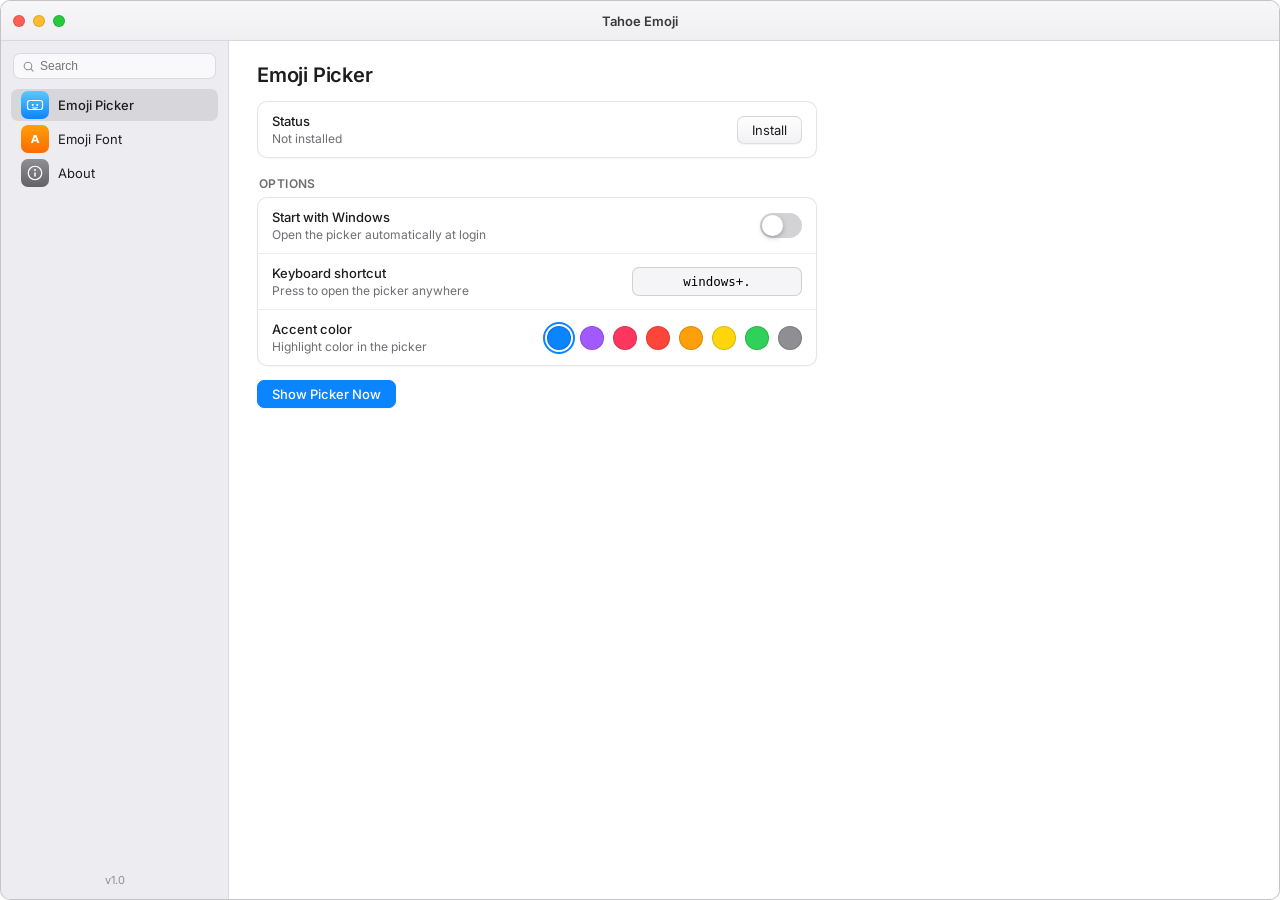
<file: manager/ui/index.html>
<!DOCTYPE html>
<html lang="en">
<head>
<meta charset="utf-8">
<title>Tahoe Emoji Settings</title>
<link rel="stylesheet" href="style.css">
</head>
<body>
<div class="window">
  <!-- macOS titlebar -->
  <div class="titlebar" id="titlebar">
    <div class="traffic">
      <button class="tl close" id="btnClose" title="Close"><span>×</span></button>
      <button class="tl min" id="btnMin" title="Minimize"><span>–</span></button>
      <button class="tl zoom" id="btnZoom" title="Zoom"><span>+</span></button>
    </div>
    <div class="titlebar-title">Tahoe Emoji</div>
  </div>

  <div class="body">
    <!-- Sidebar -->
    <aside class="sidebar">
      <div class="side-search">
        <input id="sideSearch" type="text" placeholder="Search" autocomplete="off" spellcheck="false">
      </div>
      <nav class="nav">
        <button class="nav-item active" data-page="picker">
          <span class="nav-icon picker-ico">
            <svg viewBox="0 0 24 24" width="18" height="18"><rect x="2" y="6" width="20" height="12" rx="3" fill="none" stroke="currentColor" stroke-width="1.6"/><circle cx="9" cy="12" r="1.4" fill="currentColor"/><circle cx="15" cy="12" r="1.4" fill="currentColor"/><path d="M9 15.5c1.2 1 4.8 1 6 0" stroke="currentColor" stroke-width="1.6" fill="none" stroke-linecap="round"/></svg>
          </span>
          <span>Emoji Picker</span>
        </button>
        <button class="nav-item" data-page="font">
          <span class="nav-icon font-ico">
            <svg viewBox="0 0 24 24" width="18" height="18"><text x="12" y="17" text-anchor="middle" font-size="15" font-weight="600" fill="currentColor" font-family="system-ui">A</text></svg>
          </span>
          <span>Emoji Font</span>
        </button>
        <button class="nav-item" data-page="about">
          <span class="nav-icon about-ico">
            <svg viewBox="0 0 24 24" width="18" height="18"><circle cx="12" cy="12" r="9" fill="none" stroke="currentColor" stroke-width="1.6"/><circle cx="12" cy="8" r="1.3" fill="currentColor"/><rect x="11" y="11" width="2" height="6" rx="1" fill="currentColor"/></svg>
          </span>
          <span>About</span>
        </button>
      </nav>
      <div class="side-foot">v1.0</div>
    </aside>

    <!-- Content -->
    <main class="content">
      <!-- ============ PICKER PAGE ============ -->
      <section class="page active" id="page-picker">
        <h1>Emoji Picker</h1>

        <div class="card">
          <div class="row">
            <div class="row-text">
              <div class="row-title">Status</div>
              <div class="row-sub" id="pickerStatus">Checking…</div>
            </div>
            <button class="btn" id="btnPickerToggle">Install</button>
          </div>
        </div>

        <div class="group-title">Options</div>
        <div class="card">
          <div class="row">
            <div class="row-text">
              <div class="row-title">Start with Windows</div>
              <div class="row-sub">Open the picker automatically at login</div>
            </div>
            <label class="switch"><input type="checkbox" id="tglStartup"><span></span></label>
          </div>
          <div class="row">
            <div class="row-text">
              <div class="row-title">Keyboard shortcut</div>
              <div class="row-sub">Press to open the picker anywhere</div>
            </div>
            <input class="hotkey" id="inpHotkey" type="text" value="windows+." spellcheck="false">
          </div>
          <div class="row">
            <div class="row-text">
              <div class="row-title">Accent color</div>
              <div class="row-sub">Highlight color in the picker</div>
            </div>
            <div class="swatches" id="swatches"></div>
          </div>
        </div>

        <div class="actions">
          <button class="btn btn-blue" id="btnShowPicker">Show Picker Now</button>
        </div>
        <p class="hint" id="pickerHint"></p>
      </section>

      <!-- ============ FONT PAGE ============ -->
      <section class="page" id="page-font">
        <h1>Emoji Font</h1>

        <div class="card">
          <div class="row">
            <div class="row-text">
              <div class="row-title">Active emoji font</div>
              <div class="row-sub" id="fontStatus">Checking…</div>
            </div>
          </div>
        </div>

        <p class="desc">
          Replace the Windows system emoji (Segoe UI Emoji) with Apple-style emoji
          everywhere in Windows. The original font is backed up first and can be
          restored at any time. A restart is required after installing.
        </p>

        <div class="actions">
          <button class="btn btn-blue" id="btnFontInstall">Install Apple Emoji…</button>
          <button class="btn" id="btnFontRestore">Restore Windows Emoji…</button>
        </div>
        <p class="hint" id="fontHint"></p>
      </section>

      <!-- ============ ABOUT PAGE ============ -->
      <section class="page" id="page-about">
        <h1>About</h1>
        <div class="card about-card">
          <div class="about-emoji">😃</div>
          <div class="about-name">Tahoe Emoji for Windows</div>
          <div class="about-ver">Version 1.0</div>
          <p class="desc">A macOS Tahoe-style emoji picker and Apple-style system emoji for Windows 10/11.</p>
          <div class="actions">
            <button class="btn" id="btnRepo">GitHub Repository</button>
          </div>
          <p class="fine">Apple emoji artwork © Apple Inc. — for personal/educational use.</p>
        </div>
      </section>
    </main>
  </div>
</div>
<script src="app.js"></script>
</body>
</html>
</file>
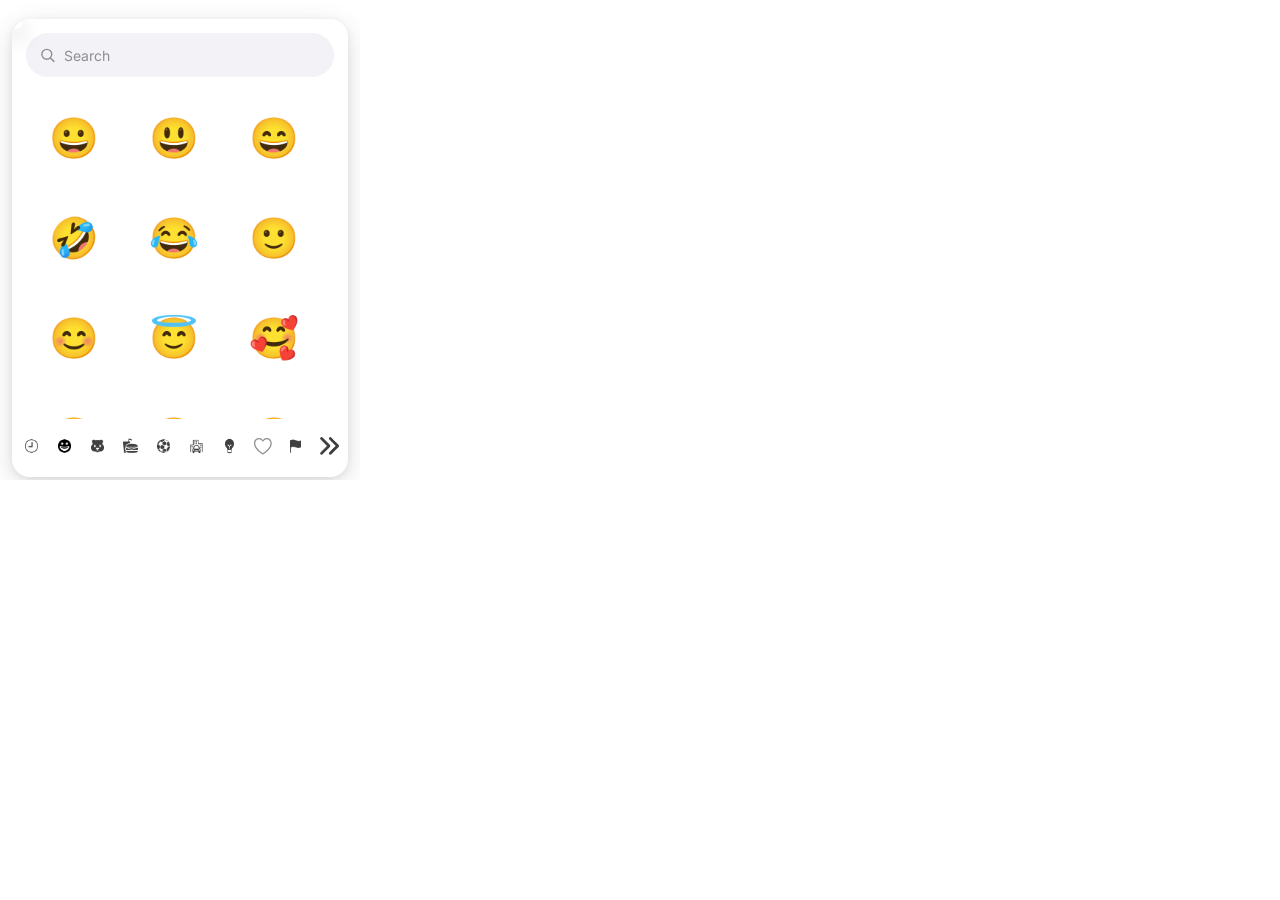
<file: picker/ui/index.html>
<!DOCTYPE html>
<html lang="en">
<head>
<meta charset="UTF-8">
<meta name="viewport" content="width=device-width, initial-scale=1.0">
<title>TahoeEmojiPicker</title>
<link rel="stylesheet" href="style.css">
</head>
<body>
<div class="stage">
  <div class="panel-wrap">
    <div class="nub"></div>
    <div class="panel" id="panel">
      <div class="search-wrap">
        <svg class="search-icon" viewBox="0 0 24 24" fill="none" stroke="currentColor" stroke-width="2" stroke-linecap="round">
          <circle cx="11" cy="11" r="7"/><line x1="16.5" y1="16.5" x2="21" y2="21"/>
        </svg>
        <input id="search" class="search" type="text" placeholder="Search" autocomplete="off" spellcheck="false">
        <button id="clearBtn" class="clear-btn" hidden aria-label="Clear">
          <svg viewBox="0 0 24 24" fill="none" stroke="currentColor" stroke-width="2" stroke-linecap="round">
            <circle cx="12" cy="12" r="9" fill="currentColor" stroke="none" opacity="0.25"/>
            <line x1="9" y1="9" x2="15" y2="15"/><line x1="15" y1="9" x2="9" y2="15"/>
          </svg>
        </button>
      </div>
      <div class="grid" id="grid" tabindex="-1">
        <div class="grid-inner" id="gridInner"></div>
      </div>
      <div class="catbar" id="catbar"></div>
      <div class="tone-pop" id="tonePop" hidden></div>
    </div>
  </div>
</div>
<script src="emoji-data.js"></script>
<script src="app.js"></script>
</body>
</html>
</file>
<file: manager/ui/style.css>
/* Tahoe Emoji Settings — macOS System Settings style */
@font-face {
  font-family: 'Inter';
  src: url('fonts/inter-400.woff2') format('woff2');
  font-weight: 400;
}
@font-face {
  font-family: 'Inter';
  src: url('fonts/inter-500.woff2') format('woff2');
  font-weight: 500;
}
@font-face {
  font-family: 'Inter';
  src: url('fonts/inter-600.woff2') format('woff2');
  font-weight: 600;
}

* { box-sizing: border-box; margin: 0; padding: 0; }
html, body { height: 100%; }
body {
  font-family: 'Inter', -apple-system, 'Segoe UI', system-ui, sans-serif;
  font-size: 13px;
  color: #1d1d1f;
  background: transparent;
  overflow: hidden;
  -webkit-user-select: none;
  user-select: none;
}

.window {
  display: flex;
  flex-direction: column;
  height: 100vh;
  background: #f5f5f7;
  border-radius: 10px;
  overflow: hidden;
  border: 0.5px solid rgba(0, 0, 0, 0.2);
}

/* ---------- titlebar ---------- */
.titlebar {
  height: 40px;
  flex: 0 0 40px;
  display: flex;
  align-items: center;
  padding: 0 12px;
  background: linear-gradient(#f7f7f9, #efeff1);
  border-bottom: 0.5px solid rgba(0, 0, 0, 0.12);
  -webkit-app-region: drag;
  app-region: drag;
}
.traffic { display: flex; gap: 8px; -webkit-app-region: no-drag; app-region: no-drag; }
.tl {
  width: 12px; height: 12px; border-radius: 50%;
  border: 0.5px solid rgba(0, 0, 0, 0.12);
  cursor: pointer; position: relative;
  display: flex; align-items: center; justify-content: center;
}
.tl span {
  font-size: 9px; line-height: 1; color: rgba(0, 0, 0, 0.55);
  opacity: 0; font-weight: 700;
}
.traffic:hover .tl span { opacity: 1; }
.tl.close { background: #ff5f57; }
.tl.min { background: #febc2e; }
.tl.zoom { background: #28c840; }
.tl:active { filter: brightness(0.85); }
.titlebar-title {
  position: absolute; left: 0; right: 0; text-align: center;
  font-size: 13px; font-weight: 600; color: #3a3a3c;
  pointer-events: none;
}

/* ---------- layout ---------- */
.body { display: flex; flex: 1; min-height: 0; }

/* ---------- sidebar ---------- */
.sidebar {
  width: 228px; flex: 0 0 228px;
  background: rgba(236, 236, 240, 0.85);
  border-right: 0.5px solid rgba(0, 0, 0, 0.08);
  display: flex; flex-direction: column;
  padding: 10px 10px 12px;
}
.side-search { padding: 2px 2px 10px; }
.side-search input {
  width: 100%; height: 26px;
  border: 0.5px solid rgba(0, 0, 0, 0.12);
  border-radius: 7px; background: rgba(255, 255, 255, 0.7);
  padding: 0 8px 0 26px; font-size: 12px; outline: none;
  background-image: url("data:image/svg+xml,%3Csvg xmlns='http://www.w3.org/2000/svg' viewBox='0 0 24 24' width='13' height='13'%3E%3Ccircle cx='11' cy='11' r='7' fill='none' stroke='%238e8e93' stroke-width='2'/%3E%3Cpath d='M16.5 16.5l4 4' stroke='%238e8e93' stroke-width='2' stroke-linecap='round'/%3E%3C/svg%3E");
  background-repeat: no-repeat; background-position: 8px center;
}
.side-search input:focus { border-color: #0a84ff; background-color: #fff; }
.nav { display: flex; flex-direction: column; gap: 2px; }
.nav-item {
  display: flex; align-items: center; gap: 9px;
  height: 32px; padding: 0 10px;
  border: none; background: transparent; border-radius: 7px;
  font-size: 13px; color: #1d1d1f; cursor: pointer; text-align: left;
  font-family: inherit;
}
.nav-item:hover { background: rgba(0, 0, 0, 0.05); }
.nav-item.active { background: rgba(0, 0, 0, 0.09); font-weight: 500; }
.nav-icon {
  width: 28px; height: 28px; border-radius: 7px;
  display: flex; align-items: center; justify-content: center;
  color: #fff; flex: 0 0 28px;
}
.picker-ico { background: linear-gradient(180deg, #5ac8fa, #0a84ff); }
.font-ico { background: linear-gradient(180deg, #ff9f0a, #ff6b00); }
.about-ico { background: linear-gradient(180deg, #8e8e93, #636366); }
.side-foot {
  margin-top: auto; font-size: 11px; color: #8e8e93; text-align: center;
}

/* ---------- content ---------- */
.content {
  flex: 1; background: #fff; overflow-y: auto; padding: 22px 28px 30px;
}
.page { display: none; max-width: 560px; }
.page.active { display: block; }
.content h1 {
  font-size: 20px; font-weight: 700; margin-bottom: 14px; letter-spacing: -0.2px;
}
.group-title {
  font-size: 12px; font-weight: 600; color: #6e6e73;
  text-transform: uppercase; letter-spacing: 0.4px;
  margin: 18px 0 6px 2px;
}
.card {
  background: #fff;
  border: 0.5px solid rgba(0, 0, 0, 0.1);
  border-radius: 10px;
  box-shadow: 0 1px 2px rgba(0, 0, 0, 0.03);
  overflow: hidden;
  margin-bottom: 4px;
}
.row {
  display: flex; align-items: center; gap: 12px;
  padding: 11px 14px; min-height: 52px;
}
.row + .row { border-top: 0.5px solid rgba(0, 0, 0, 0.07); }
.row-text { flex: 1; min-width: 0; }
.row-title { font-size: 13px; font-weight: 500; }
.row-sub { font-size: 12px; color: #6e6e73; margin-top: 2px; }
.desc { font-size: 12.5px; color: #3a3a3c; line-height: 1.55; margin: 12px 2px; }
.hint { font-size: 12px; color: #0a84ff; margin: 8px 2px; min-height: 16px; }
.hint.err { color: #d70015; }
.fine { font-size: 11px; color: #8e8e93; margin-top: 10px; }

/* ---------- buttons ---------- */
.btn {
  font-family: inherit; font-size: 13px;
  padding: 5px 14px; border-radius: 7px;
  border: 0.5px solid rgba(0, 0, 0, 0.12);
  background: linear-gradient(#fefefe, #f2f2f4);
  color: #1d1d1f; cursor: pointer; white-space: nowrap;
  box-shadow: 0 1px 1px rgba(0, 0, 0, 0.04);
}
.btn:hover { background: linear-gradient(#ffffff, #ececef); }
.btn:active { background: #e4e4e8; box-shadow: none; }
.btn-blue {
  background: #0a84ff; border-color: #0a84ff; color: #fff; font-weight: 500;
}
.btn-blue:hover { background: #0a7df2; }
.btn-blue:active { background: #0972dd; }
.btn:disabled { opacity: 0.45; cursor: default; }
.actions { display: flex; gap: 10px; margin-top: 14px; }

/* ---------- switch ---------- */
.switch { position: relative; display: inline-block; width: 42px; height: 25px; flex: 0 0 42px; }
.switch input { opacity: 0; width: 0; height: 0; }
.switch span {
  position: absolute; inset: 0; border-radius: 13px;
  background: rgba(120, 120, 128, 0.32);
  transition: background 0.18s; cursor: pointer;
}
.switch span::before {
  content: ''; position: absolute; width: 21px; height: 21px; border-radius: 50%;
  background: #fff; top: 2px; left: 2px;
  box-shadow: 0 2px 5px rgba(0, 0, 0, 0.25);
  transition: transform 0.18s;
}
.switch input:checked + span { background: #34c759; }
.switch input:checked + span::before { transform: translateX(17px); }

/* ---------- hotkey input ---------- */
.hotkey {
  font-family: ui-monospace, 'SF Mono', Consolas, monospace;
  font-size: 12.5px; padding: 6px 10px;
  border: 0.5px solid rgba(0, 0, 0, 0.15); border-radius: 7px;
  background: #f5f5f7; width: 170px; outline: none; text-align: center;
}
.hotkey:focus { border-color: #0a84ff; background: #fff; }

/* ---------- accent swatches (macOS style) ---------- */
.swatches { display: flex; gap: 9px; }
.sw {
  width: 24px; height: 24px; border-radius: 50%; cursor: pointer;
  border: 0.5px solid rgba(0, 0, 0, 0.15);
  outline: 2px solid transparent; outline-offset: 2.5px;
}
.sw.sel { outline-color: #0a84ff; }

/* ---------- about ---------- */
.about-card { padding: 26px; text-align: center; }
.about-emoji { font-size: 56px; margin-bottom: 8px; }
.about-name { font-size: 16px; font-weight: 700; }
.about-ver { font-size: 12px; color: #6e6e73; margin: 3px 0 10px; }
.about-card .desc { text-align: center; }
.about-card .actions { justify-content: center; }

/* scrollbars */
::-webkit-scrollbar { width: 10px; }
::-webkit-scrollbar-thumb { background: rgba(0,0,0,0.22); border-radius: 5px; border: 2.5px solid #fff; }
::-webkit-scrollbar-track { background: transparent; }
</file>
<file: picker/ui/style.css>
/* macOS Tahoe emoji picker — 6-column grid, matches real macOS design */
:root {
  --accent: #0A84FF;
  --accent-soft: rgba(10, 132, 255, 0.18);
  --accent-pressed: rgba(10, 132, 255, 0.28);
  --panel-bg: #FFFFFF;
  --search-bg: #F2F2F7;
  --icon-gray: #8E8E93;
  --placeholder: #8E8E93;
  --text: #1A1A1A;
  --scrollbar: rgba(142, 142, 142, 0.6);
  --tone-bg: #FFFFFF;
}
@media (prefers-color-scheme: dark) {
  :root {
    --panel-bg: #000000;
    --search-bg: #1C1C1E;
    --icon-gray: #98989D;
    --placeholder: #6E6E73;
    --text: #F2F2F2;
    --tone-bg: #000000;
  }
}

@font-face {
  font-family: "Inter";
  src: url("fonts/inter-400.woff2") format("woff2");
  font-weight: 400;
}
@font-face {
  font-family: "Inter";
  src: url("fonts/inter-500.woff2") format("woff2");
  font-weight: 500;
}

* { box-sizing: border-box; margin: 0; padding: 0; }
html, body { width: 360px; height: 480px; overflow: hidden; background: transparent; }
body {
  font-family: "Inter", "Segoe UI", system-ui, sans-serif;
  -webkit-user-select: none; user-select: none;
}

.stage { position: relative; width: 360px; height: 480px; }
.panel-wrap {
  position: absolute; left: 12px; top: 10px; width: 336px;
}
.nub {
  width: 24px; height: 10px; margin: 0 auto -1px;
  background: var(--panel-bg);
  clip-path: polygon(0 100%, 50% 0, 100% 100%);
}
.panel {
  width: 336px; height: 458px;
  background: var(--panel-bg);
  border-radius: 18px;
  display: flex; flex-direction: column;
  overflow: hidden; position: relative;
  box-shadow: 0 8px 30px rgba(0, 0, 0, 0.12), 0 2px 8px rgba(0, 0, 0, 0.08);
}

/* ---- search ---- */
.search-wrap { margin: 14px 14px 0; height: 44px; position: relative; flex: none; }
.search-icon {
  position: absolute; left: 13px; top: 50%; transform: translateY(-50%);
  width: 17px; height: 17px; color: var(--icon-gray); pointer-events: none;
}
.search {
  width: 100%; height: 44px; border: none; outline: none;
  border-radius: 22px; background: var(--search-bg);
  padding: 0 38px 0 38px;
  font-size: 14px; font-family: inherit; color: var(--text);
}
.search::placeholder { color: var(--placeholder); }
.search:focus { box-shadow: 0 0 0 3px var(--accent); }
.clear-btn {
  position: absolute; right: 10px; top: 50%; transform: translateY(-50%);
  width: 22px; height: 22px; border: none; background: none;
  color: var(--icon-gray); cursor: pointer; padding: 0;
}
.clear-btn svg { width: 22px; height: 22px; display: block; }

/* ---- grid ---- */
.grid { flex: 1; margin-top: 10px; overflow-y: auto; overflow-x: hidden; outline: none; }
.grid::-webkit-scrollbar { width: 5px; }
.grid::-webkit-scrollbar-track { background: transparent; }
.grid::-webkit-scrollbar-thumb { background: var(--scrollbar); border-radius: 3px; }
.grid-inner {
  width: 312px; margin: 0 auto; padding: 2px 0 10px;
  display: grid; grid-template-columns: repeat(6, 1fr);
}
.cell {
  aspect-ratio: 1;
  display: flex; align-items: center; justify-content: center;
  border-radius: 12px; cursor: default;
}
.cell .hit {
  display: flex; align-items: center; justify-content: center;
  font-size: 40px; line-height: 1;
  font-family: "Apple Color Emoji", "Segoe UI Emoji", "Noto Color Emoji", sans-serif;
}
.cell:hover .hit { background: var(--accent-soft); border-radius: 12px; width: 100%; height: 100%; }
.cell.kb .hit { background: var(--accent-soft); border-radius: 12px; width: 100%; height: 100%; }
.cell:active .hit { background: var(--accent-pressed); }
.grid-empty {
  grid-column: 1 / -1; text-align: center; color: var(--placeholder);
  font-size: 13px; padding: 24px 0;
}

/* ---- category bar ---- */
.catbar {
  flex: none; height: 58px;
  display: flex; align-items: center; justify-content: center;
  padding-bottom: 4px;
}
.cat {
  width: 33px; height: 38px; border: none; background: none; padding: 0;
  display: flex; align-items: center; justify-content: center;
  color: var(--icon-gray); cursor: pointer; border-radius: 9px;
}
.cat svg { width: 18px; height: 20px; display: block; }
.cat:hover { color: var(--text); }
.cat.active { color: var(--accent); }
.cat.active:hover { color: var(--accent); }

/* ---- skin-tone popover ---- */
.tone-pop {
  position: absolute; z-index: 50;
  background: var(--tone-bg); border-radius: 14px;
  box-shadow: 0 8px 20px rgba(0, 0, 0, 0.3);
  padding: 5px; display: flex; gap: 2px;
}
.tone-pop .cell { width: 46px; height: 46px; aspect-ratio: auto; }
.tone-pop .cell .hit { font-size: 40px; }

/* Original Apple picker icons (from macOS CharacterPicker.framework) */
.cat-icon-orig {
  width: 22px;
  height: 22px;
  object-fit: contain;
  display: block;
  opacity: 0.75;
}
.cat.active .cat-icon-orig {
  opacity: 1;
}
/* Dark mode */
body.dark .cat-icon-orig,
.dark .cat-icon-orig {
  filter: invert(1);
  opacity: 0.8;
}
body.dark .cat.active .cat-icon-orig,
.dark .cat.active .cat-icon-orig {
  opacity: 1;
}
</file>
